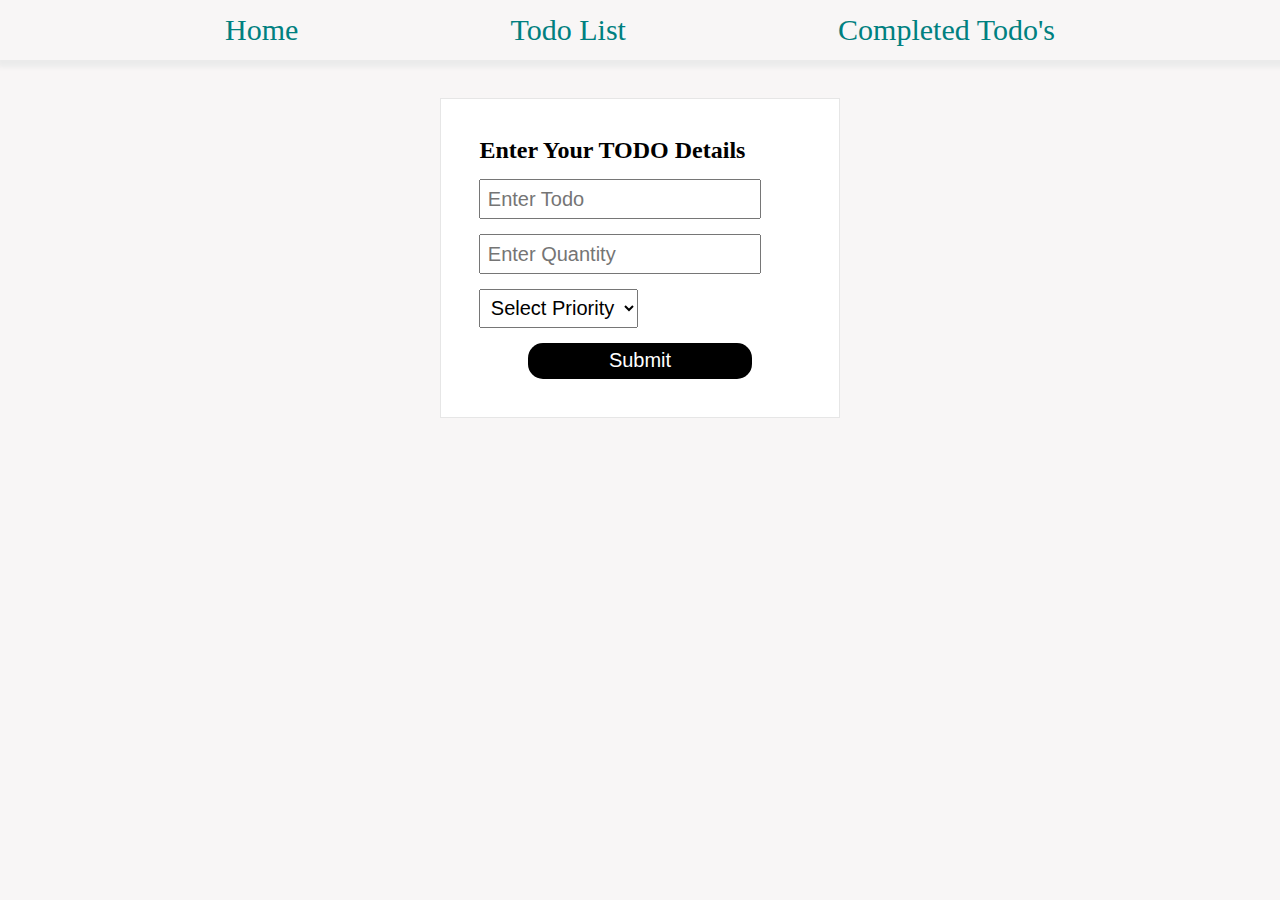
<file: todo list template/index.html>
<!DOCTYPE html>
<html lang="en">
  <head>
    <meta charset="UTF-8" />
    <meta http-equiv="X-UA-Compatible" content="IE=edge" />
    <meta name="viewport" content="width=device-width, initial-scale=1.0" />
    <title>Home Page</title>
    <link rel="stylesheet" href="Styles/index.css" />
  </head>

  <body>
    <div id="links">
      <div><a href="index.html">Home</a></div>
      <div><a href="todo.html">Todo List</a></div>
      <div><a href="completed.html">Completed Todo's</a></div>
    </div>

    <main>
      <form action="" id="form">
        <h2>Enter Your TODO Details</h2>
        <input placeholder="Enter Todo" id="name" name="name" type="text" />
        <input placeholder="Enter Quantity" type="number" name="qty" id="qty" />
        <select name="priority" id="priority">
          <option value="--">Select Priority</option>
          <option value="high">High</option>
          <option value="low">Low</option>
        </select>
        <input id="submit" type="submit" name="submit" value="Submit" />
      </form>
    </main>
  </body>
  <script src="./Script/index.js"></script>
</html>
</file>
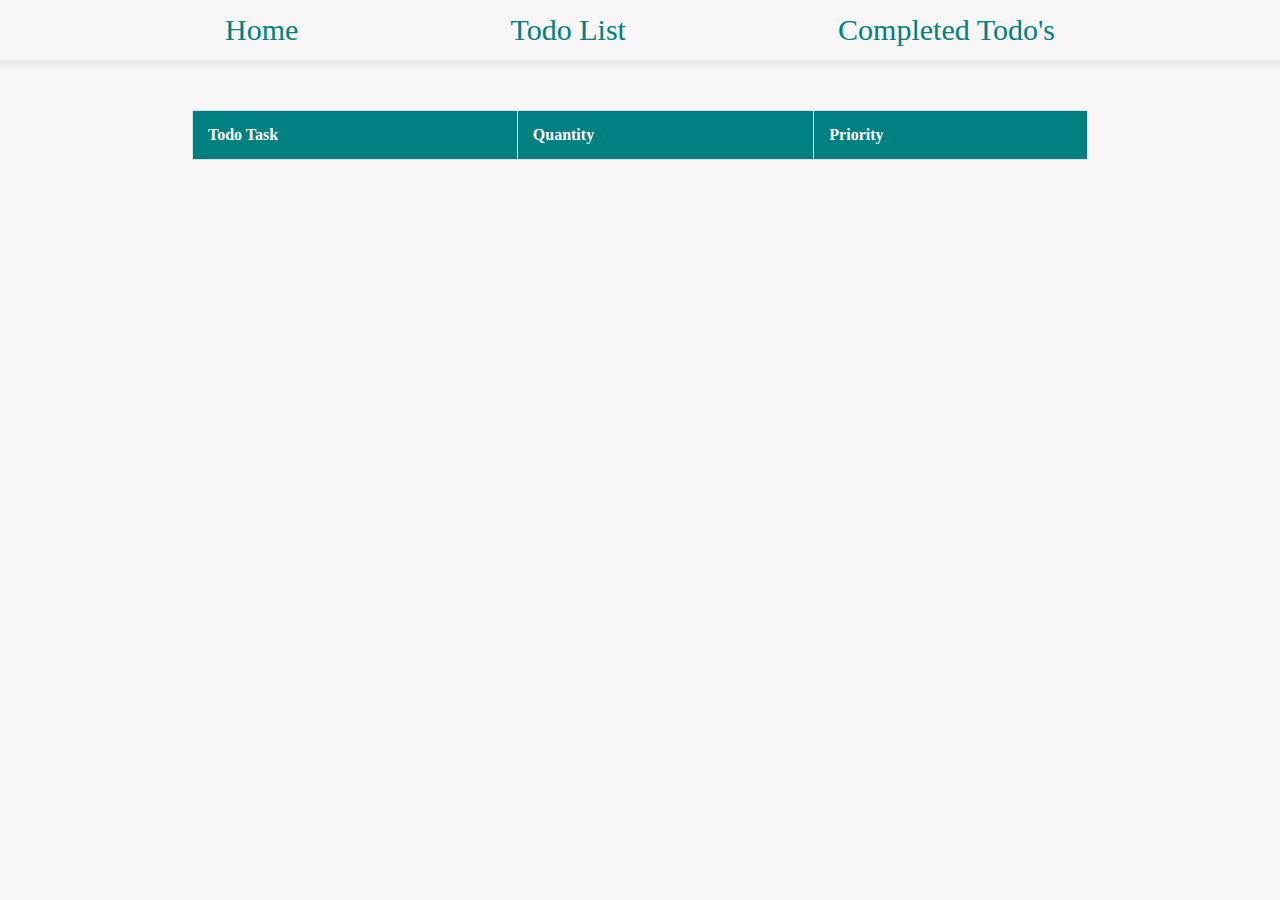
<file: todo list template/completed.html>
<!DOCTYPE html>
<html lang="en">
  <head>
    <meta charset="UTF-8" />
    <meta http-equiv="X-UA-Compatible" content="IE=edge" />
    <meta name="viewport" content="width=device-width, initial-scale=1.0" />
    <title>Admitted</title>
    <link rel="stylesheet" href="./Styles/commonStyles.css" />
  </head>

  <body>
    <div id="links">
      <div><a href="index.html">Home</a></div>
      <div><a href="todo.html">Todo List</a></div>
      <div><a href="completed.html">Completed Todo's</a></div>
    </div>
    <main>
      <table>
        <thead>
          <tr>
            <th>Todo Task</th>
            <th>Quantity</th>
            <th>Priority</th>
          </tr>
        </thead>
        <tbody id="body"></tbody>
      </table>
    </main>
  </body>
  <script src="./Script/completed.js"></script>
</html>
</file>
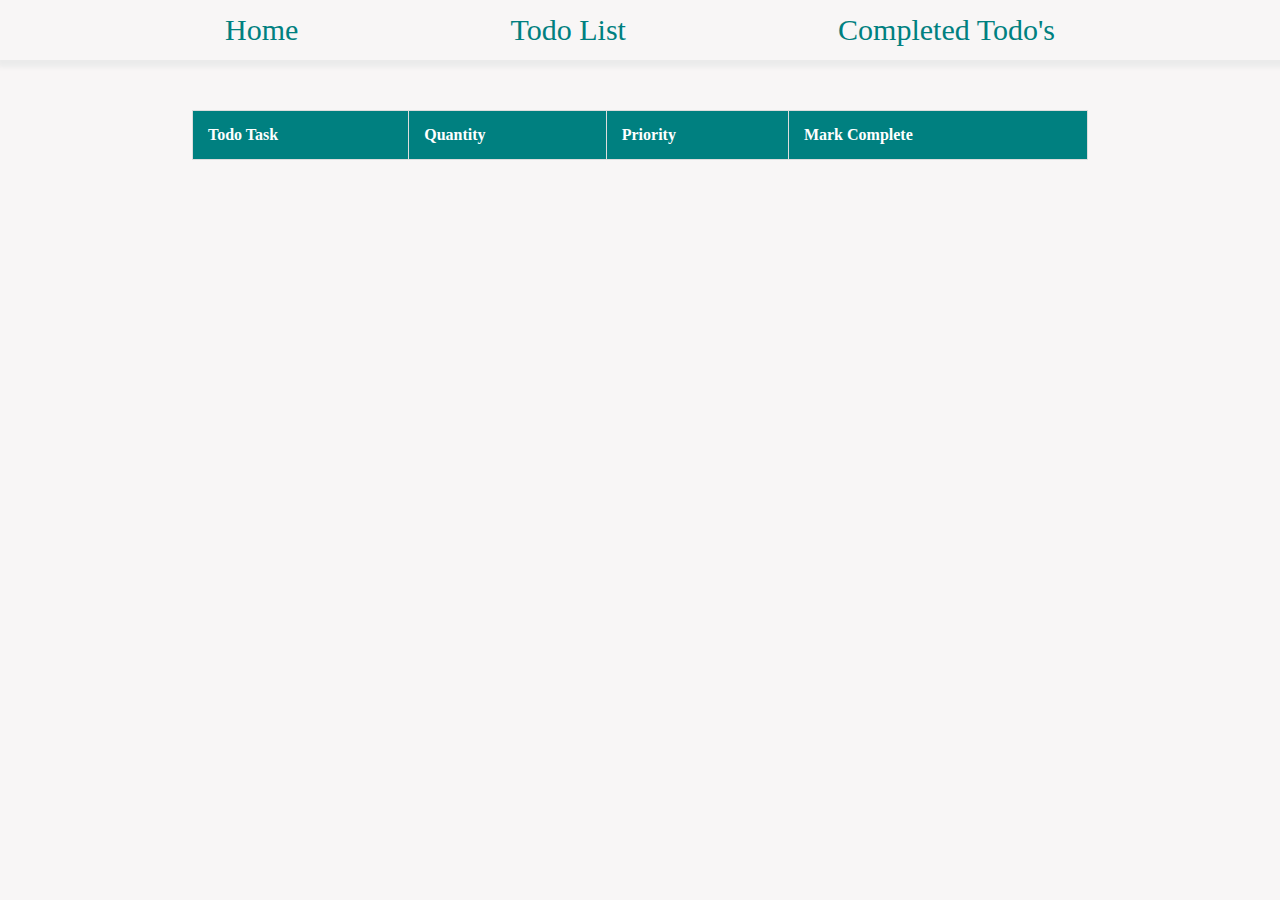
<file: todo list template/todo.html>
<!DOCTYPE html>
<html lang="en">
  <head>
    <meta charset="UTF-8" />
    <meta http-equiv="X-UA-Compatible" content="IE=edge" />
    <meta name="viewport" content="width=device-width, initial-scale=1.0" />
    <title>Database</title>
    <link rel="stylesheet" href="./Styles/commonStyles.css" />
    <style>
      #button{
        margin: 20px;
        padding: 5px 15px;
        background-color: rgb(15, 0, 58);
        color: white;
      }
    </style>
  </head>

  <body>
    <div id="links">
      <div><a href="index.html">Home</a></div>
      <div><a href="todo.html">Todo List</a></div>
      <div><a href="completed.html">Completed Todo's</a></div>
    </div>
    <main>
      <table>
        <thead>
          <tr>
            <th>Todo Task</th>
            <th>Quantity</th>
            <th>Priority</th>
            <th>Mark Complete</th>
          </tr>
        </thead>
        <tbody id="body"></tbody>
      </table>
    </main>
  </body>
  <script src="./Script/todo.js"></script>
</html>
</file>
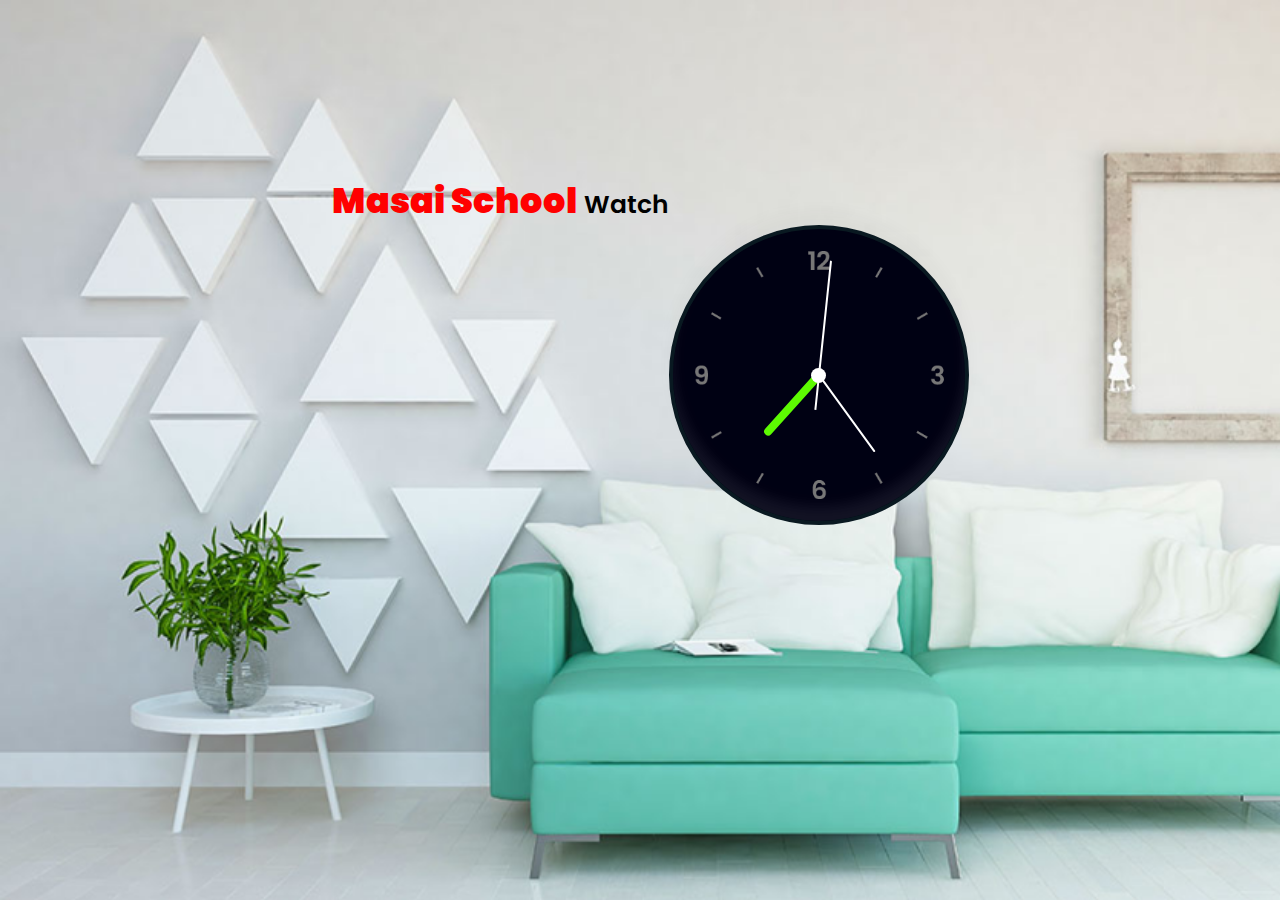
<file: Watch/watch.html>
<!DOCTYPE html>
<html lang="en">
<head>
    <meta charset="UTF-8">
    <meta http-equiv="X-UA-Compatible" content="IE=edge">
    <meta name="viewport" content="width=device-width, initial-scale=1.0">
    <title>Watch Creation By Javascript</title>
    <link rel="stylesheet" href="./watch.css">
</head>
<body>
      
      <div id="text">
             <h1> <span id="masai">Masai School</span> Watch</h1>
      </div>

   <div class="clock">

       <!-- for hours -->
      <div class="hour">
          <div class="hr" id="hr"></div>
      </div>
       <!-- for  minutes -->
      <div class="min">
        <div class="mn" id="mn"></div>
    </div>
      <!-- for seconds -->
    <div class="sec">
        <div class="sc" id="sc"></div>
    </div>


   </div>




</body>

<script src="./watch.js"></script>
</html>
</file>
<file: todo list template/Styles/index.css>
* {
  margin: 0;
  padding: 0;
  box-sizing: border-box;
}
body {
  background-color: rgb(248, 246, 246);
}
/* Navbar related css */

#links {
  display: flex;
  justify-content: space-evenly;
  padding: 1%;
  box-shadow: 2px 2px 5px 5px rgb(235, 235, 235);
}

#links > div {
  display: flex;
  list-style: none;
}
#links a {
  text-decoration: none;
  color: teal;
  font-size: 30px;
}
#submit {
  width: 70%;
  margin: auto;
  background-color: black;
  color: white;
  border: none;
  border-radius: 15px;
}
/* Navbar related css */

/* Form related css */

input,
select {
  display: block;
  margin: 15px 0px;
  font-size: 20px;
  padding: 2%;
}
option {
  font-size: 25px;
}
form {
  width: 400px;
  border: 1px solid rgb(230, 230, 230);
  margin: 3% auto;
  padding: 3%;
  background: white;
}
/* Form related css */
</file>
<file: todo list template/Styles/commonStyles.css>
* {
  margin: 0;
  padding: 0;
  box-sizing: border-box;
}
body {
  background-color: rgb(248, 246, 246);
}
/* Navbar related css */

#links {
  display: flex;
  justify-content: space-evenly;
  padding: 1%;
  box-shadow: 2px 2px 5px 5px rgb(235, 235, 235);
}

#links > div {
  display: flex;
  list-style: none;
}
#links a {
  text-decoration: none;
  color: teal;
  font-size: 30px;
}

table,
td,
th {
  border: 1px solid #ddd;
  text-align: left;
}

table {
  border-collapse: collapse;
  width: 70%;
  margin: auto;
  margin-top: 50px;
}

th,
td {
  padding: 15px;
}

tr > th {
  background-color: teal;
  color: white;
}
</file>
<file: Watch/watch.css>
@import url('https://fonts.googleapis.com/css2?family=Poppins:wght@300&display=swap');
*{
    margin: 0;
    padding: 0;
    box-sizing: border-box;
}
body{
    display: flex;
    justify-content: center;
    align-items: center;
    min-height: 100vh;
    background:url(./wall1.png);
    background-size: cover;
}
#text{
    margin-top: -500px;
    margin-left: 20px;
}
#text h1{
    font-size: 25px;
    font-family: 'Poppins', sans-serif;
    font-weight: 600;
}
#masai{
    font-size: 35px;
    font-family: 'Poppins', sans-serif;
    color: red;
    font-weight: 900;
}
.clock{
    width: 300px;
    height: 300px;
    margin-top: -150px;
    margin-left:0px;
    display: flex;
    justify-content: center;
    align-items: center;
    background:url(./clock.png);
    background-size:cover ;
    background-color: #000113;
    border-radius: 50%;
    border: 4px solid #091921;
    box-shadow: 0-15px 15px rgba(255, 255, 255, 0.05),
               inset 0 -15px 15px rgba(255, 255, 255, 0.05),
               0 -15px 15px rgba(0, 0, 0, 0.03),
               inset 0 -15px 15px rgba(255, 255, 255, 0.03);
               
}
.clock:before{
    content: '';
    position: absolute;
    width: 15px;
    height: 15px;
    background: #fff;
    border-radius: 50%;
    z-index: 10000;
}
.clock .hour,
.clock .min,
.clock .sec
{
    position: absolute;
}
.clock .hour .hr{
    width: 160px;
    height: 160px;
}
.clock .min .mn{
    width: 190px;
    height: 190px;

}
.clock .sec .sc{
    width: 230px;
    height: 230px;

}
.hr, .mn, .sc{
    display: flex;
    justify-content: center;
    /* flex-direction:column
    position: absolute;
    border-radius: 50%; */
}
.hr:before{
    content: '';
    position: absolute;
    width: 8px;
    height: 80px;
    background: #5dfa02;
    z-index: 10;
    border-radius: 6px 6px 0 0;
}
.mn:before{
    content: '';
    position: absolute;
    width: 2px;
    height: 90px;
    background: #fff;
    z-index: 11;
    border-radius: 6px 6px 0 0;
}
.sc:before{
    content: '';
    position: absolute;
    width: 2px;
    height: 150px;
    background: #fff;
    z-index: 12;
    border-radius: 6px 6px 0 0;
}
#hiTag{
        display: flex;
        align-items: flex-start;
        color: white;
}
</file>
